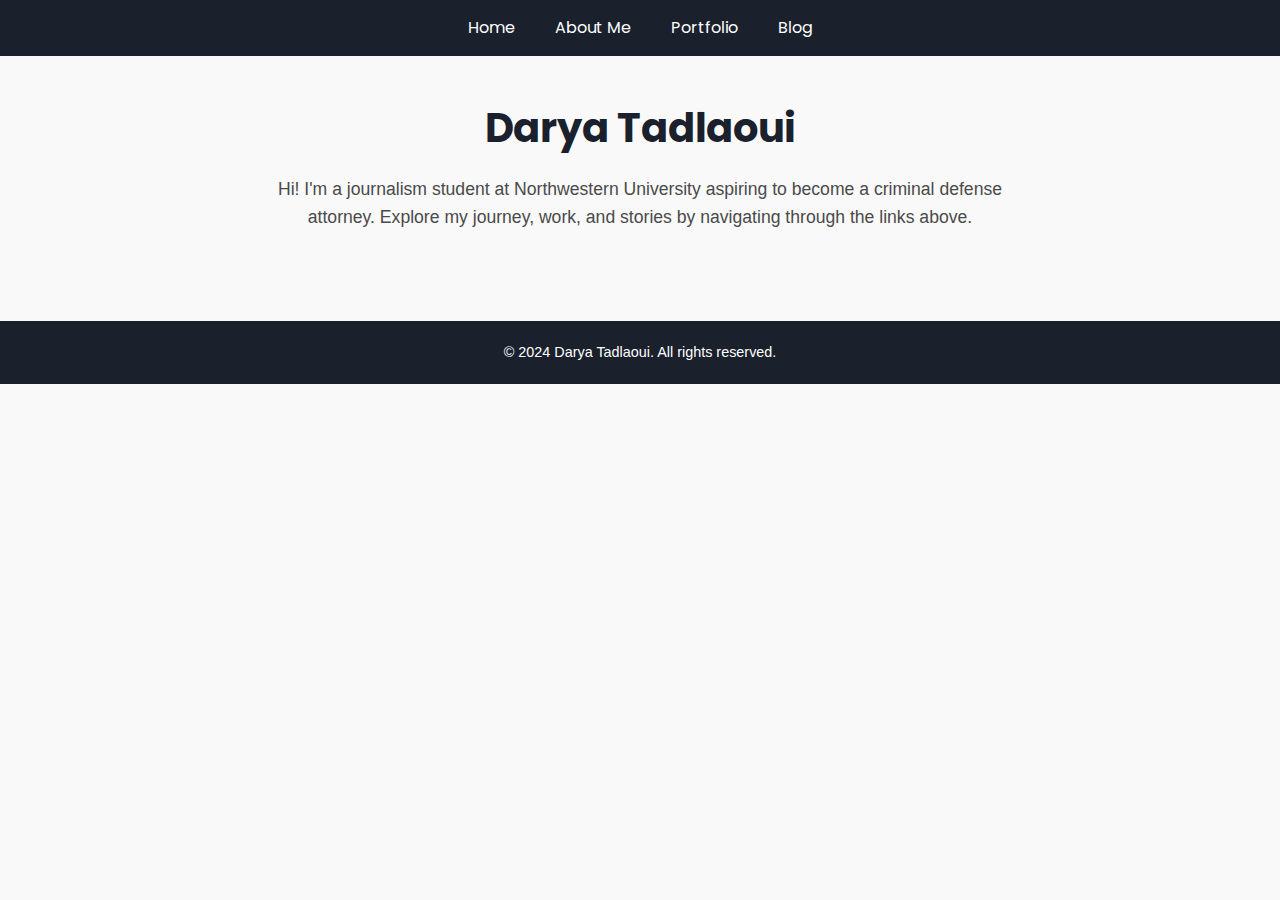
<file: index.html>
<!DOCTYPE html>
<html lang="en">
<head>
  <meta charset="UTF-8"> <!--Optimized metadata-->
  <meta name="viewport" content="width=device-width, initial-scale=1.0">
  <title>Personal Portolio - Darya Tadlaoui</title>
  <link href="https://fonts.googleapis.com/css2?family=Lora:wght@400;700&family=Poppins:wght@300;500;700&display=swap" rel="stylesheet"> <!--Use a unique font for website landing page to make name stand out-->
  <link rel="stylesheet" href="style.css">
</head>
<body>
  <!--Navigation Bar-->
  <header>
    <nav> <!--Create a navigation bar at top of page with links to each section-->
      <ul class="nav-menu"> <!--Create element for nav bar to style and keep consistent on all other pages-->
        <li><a href="index.html">Home</a></li> <!--Link to index/home page-->
        <li><a href="about.html">About Me</a></li> <!--Link to about me page-->
        <li><a href="portfolio.html">Portfolio</a></li> <!--Link to portfolio-->
        <li><a href="blog.html">Blog</a></li> <!--Link to blog-->
      </ul>
    </nav>
  </header>

  <!--Welcome Section-->
  <section class="section"> <!--Create a unique section for my bio-->
    <h1>Darya Tadlaoui</h1>
    <p>Hi! I'm a journalism student at Northwestern University aspiring to become a criminal defense attorney. 
      Explore my journey, work, and stories by navigating through the links above.</p>
  </section>

  <!--Footer-->
  <footer> <!--Create a unique footer that watermarks my portfolio that can be used on each individual page-->
    <p>&copy; 2024 Darya Tadlaoui. All rights reserved.</p>
  </footer>
</body>
</html>
</file>
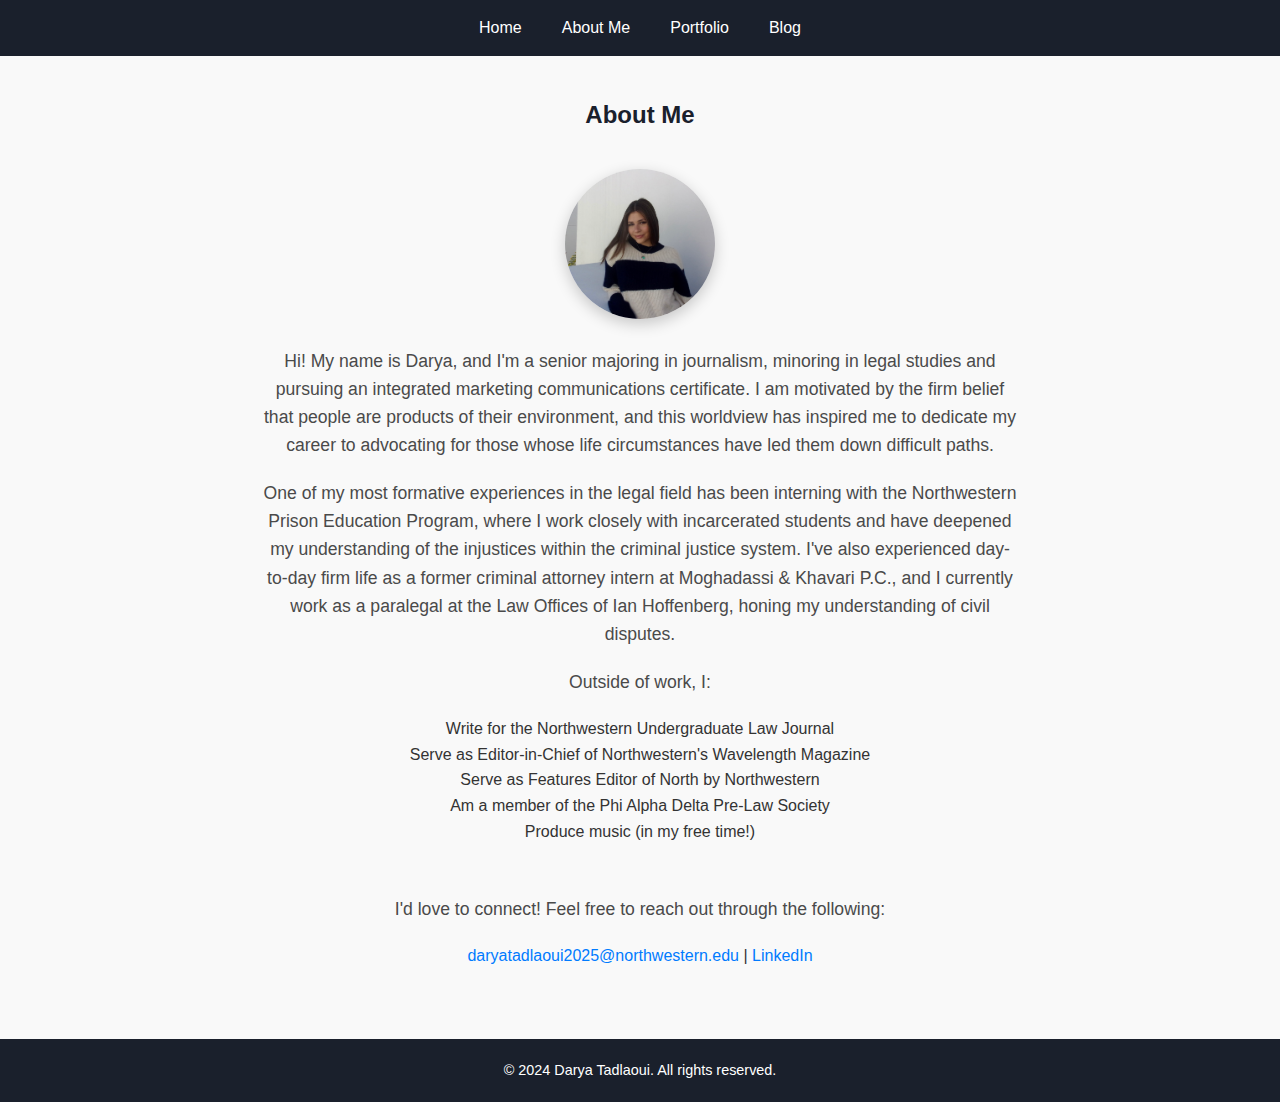
<file: about.html>
<!DOCTYPE html>
<html lang="en">
<head>
  <meta charset="UTF-8"> <!--Optimized metadata-->
  <meta name="viewport" content="width=device-width, initial-scale=1.0">
  <title>About Me</title>
  <link rel="stylesheet" href="style.css">
</head>
<body>
  <!--Navigation Bar-->
  <header>
    <nav>
      <ul class="nav-menu"> <!--Keep nav bar from index at top of page-->
        <li><a href="index.html">Home</a></li>
        <li><a href="about.html">About Me</a></li>
        <li><a href="portfolio.html">Portfolio</a></li>
        <li><a href="blog.html">Blog</a></li>
      </ul>
    </nav>
  </header>

<!--About Me Section -->
<section id="about me" class="section">
    <h2>About Me</h2>
    <img src="images/Tadlaoui_Headshot_1.jpg" alt="Headshot"
        style="width: 150px; height: 150px; object-fit: cover; object-position: center; border-radius: 50%; overflow: hidden;"> <!--Use inline styling to make this image small and round, like a profile picture-->
    <p> Hi! My name is Darya, and I'm a senior majoring in journalism, minoring in legal studies and pursuing an integrated marketing communications certificate. I am motivated by the firm belief that 
        people are products of their environment, and this worldview has inspired me to dedicate my career to advocating for those whose life circumstances have led them down difficult paths. </p>
    <p> One of my most formative experiences in the legal field has been interning with the Northwestern Prison Education Program, where I work closely with incarcerated students and have deepened my understanding
        of the injustices within the criminal justice system. I've also experienced day-to-day firm life as a former criminal attorney intern at Moghadassi & Khavari P.C., and I currently work as a paralegal at the
       Law Offices of Ian Hoffenberg, honing my understanding of civil disputes. </p>
    <p> Outside of work, I:</p>
    <ul style="list-style: none"> <!--Create an undefined list without bullet points-->
      <li>Write for the Northwestern Undergraduate Law Journal</li>
      <li>Serve as Editor-in-Chief of Northwestern's Wavelength Magazine</li>
      <li>Serve as Features Editor of North by Northwestern</li>
      <li>Am a member of the Phi Alpha Delta Pre-Law Society</li>
      <li>Produce music (in my free time!)</li>
    </ul>
    <br><br> <!--Create a line break for easy visual access to contact info-->
    <p>I'd love to connect! Feel free to reach out through the following:</p> <!--Hyperlink contact info-->
      <a href="mailto:daryatadlaoui2025@u.northwestern.edu">daryatadlaoui2025@northwestern.edu</a>
      |
      <a href="https://www.linkedin.com/in/daryatadlaoui/" target="_blank">LinkedIn</a>
  </section>

  <!--Footer-->
  <footer>
    <p>&copy; 2024 Darya Tadlaoui. All rights reserved.</p>
  </footer>
</body>
</html>
</file>
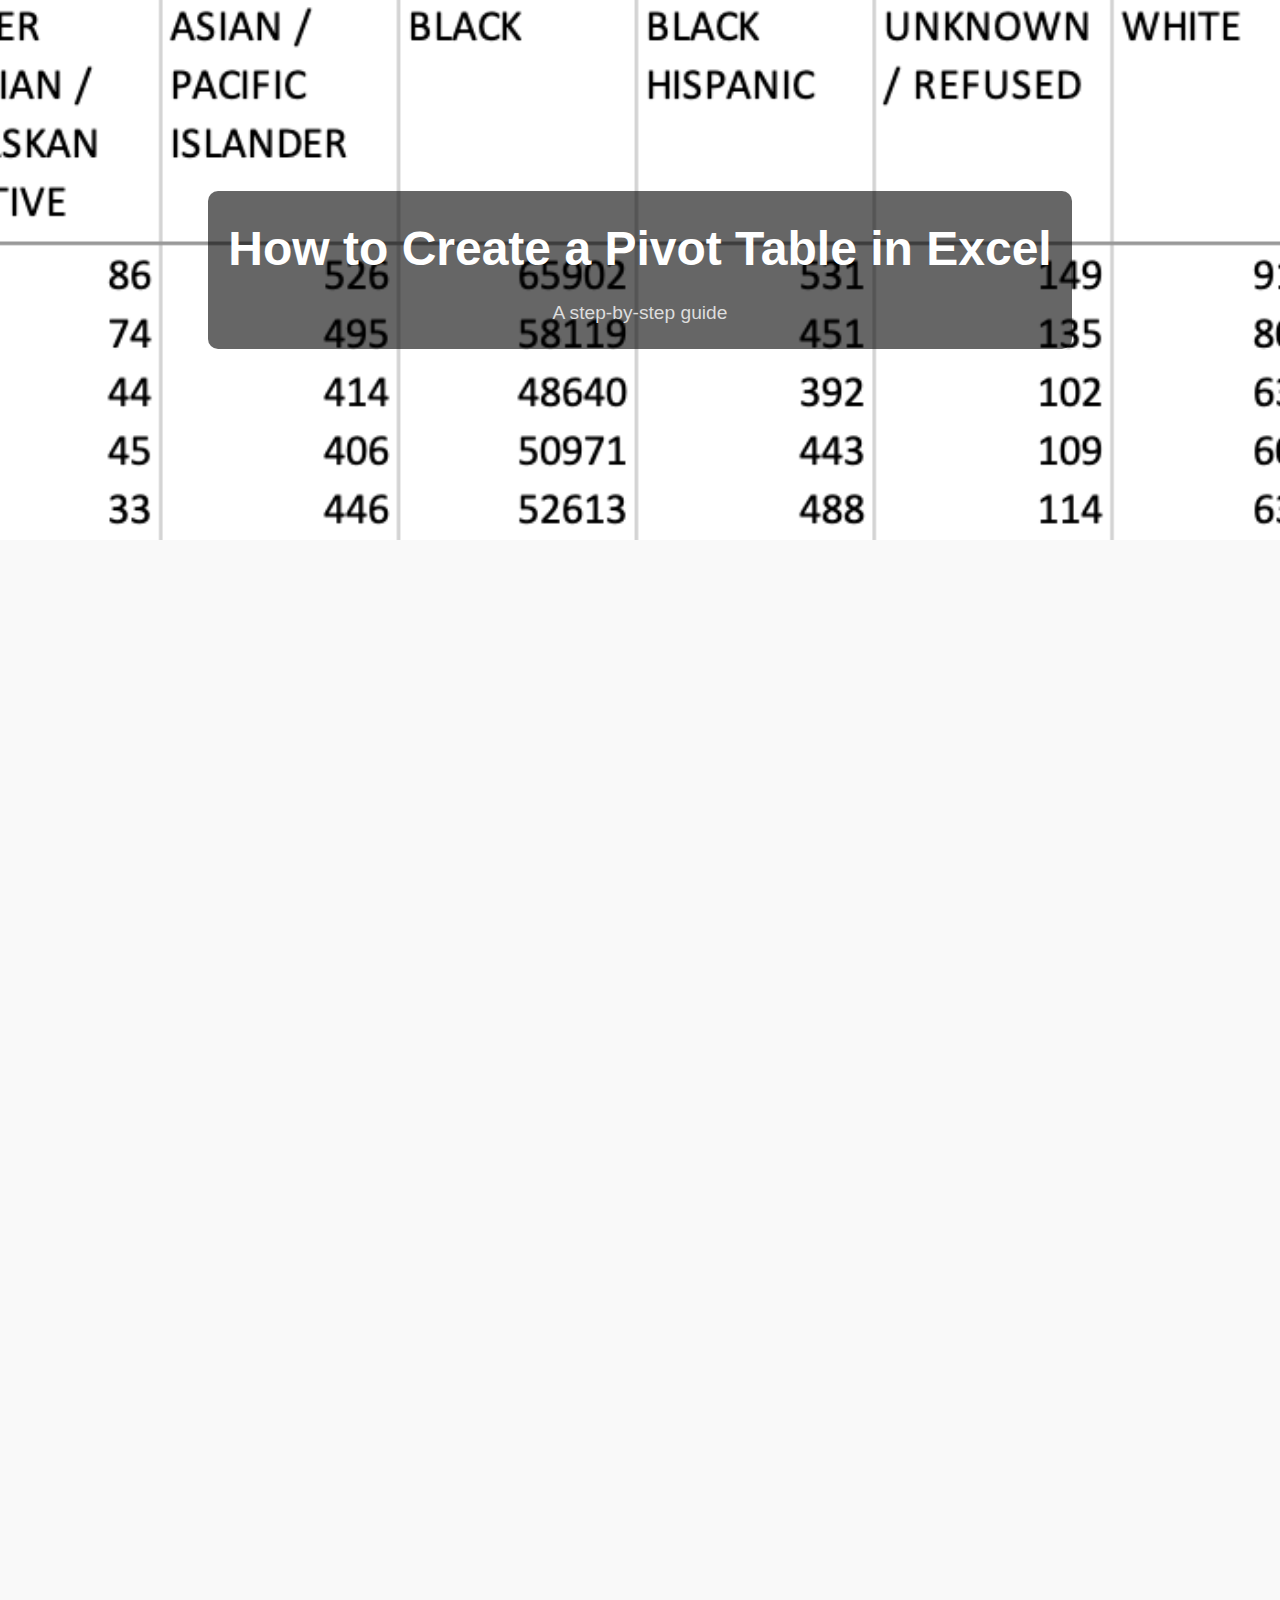
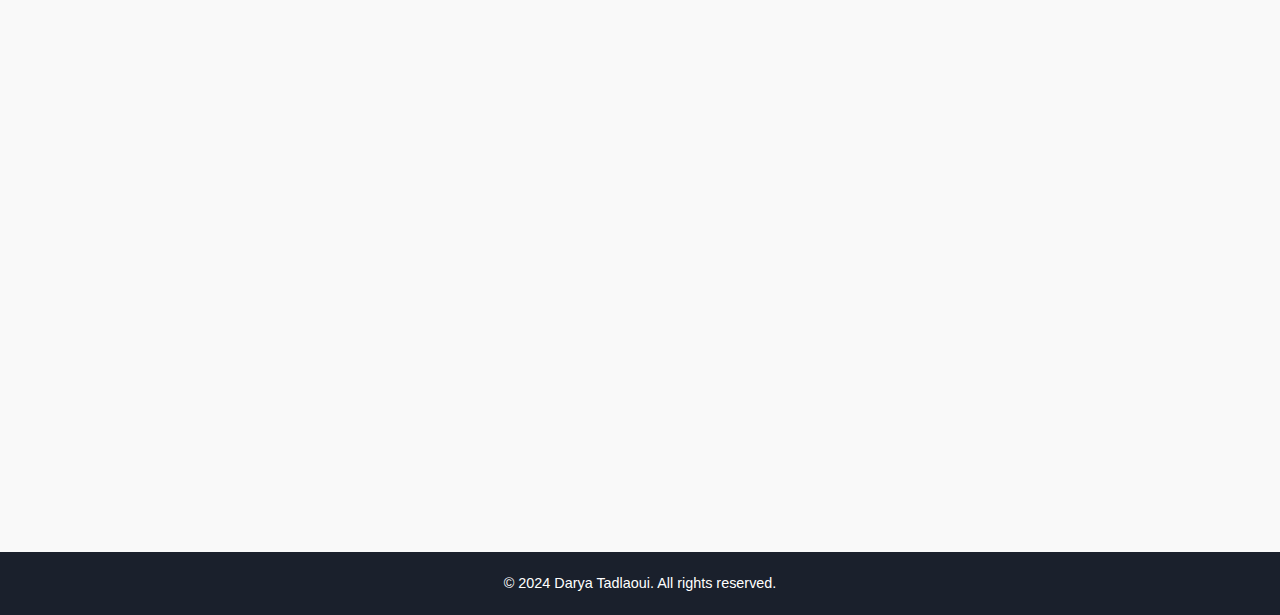
<file: blog-post-1.html>
<!DOCTYPE html>
<html lang="en">
<head>
  <meta charset="UTF-8"> <!--Optimized metadata-->
  <meta name="viewport" content="width=device-width, initial-scale=1.0">
  <title>How to Create a Pivot Table in Excel</title>
  <link rel="stylesheet" href="style.css">
</head>
<!--No nav bar here as I want this page to be accessible only through the blog landing page-->
<body>
  <!-- Header Section with Background Image -->
  <header class="blog-header" style="background-image: url('images/full-image-1.png');"> <!--Create unique class to style background image, link same image as the one on blog landing page-->
    <div class="header-content">
      <h1 class="blog-title">How to Create a Pivot Table in Excel</h1>
      <p class="blog-subtitle">A step-by-step guide</p>
    </div>
  </header>

  <!--Main Blog Content-->
  <main class="blog-content">
    <section class="scroll-section"> <!--Create unique class to use CSS and Javascript for scroll-telly effect-->
      <!--Introduction-->
      <h2>Introduction</h2>
      <p>
       Creating data visualizations often requires the use of pivot tables to aggregate data. Without them, there is far too much data to import to platforms like Flourish -- 
       and there is no real narrative to tell. Pivot tables allow us to take sums, averages, and the like to create meaningful visualizations like bar and line graphs.
       Read on to learn how to create a pivot table using Excel.
      </p>
    </section>
    <!--Step 1-->
    <section class="scroll-section"> <!--Separate by sections to create a nice break between steps-->
      <h2>Step 1: Find & Export Data</h2> <!--Make step title more distinct from explanation-->
      <p>
        Use any open-source database to find data to use in your visualization. I used the Chicago Data Portal as it had the annual arrest data I was looking for. 
        Export your data as a CSV so that it's easily importable into Excel. 
      </p>
    </section>
    <!--Step 2-->
    <section class="scroll-section">
      <h2>Step 2: Clean, Filter & Aggregate Data</h2>
      <p>
        Open your data in Excel. Now you need to narrow down exactly what you want to represent in your pivot table. It's helpful to get rid of any data that is irrelevant to your table. For my visualization, I wanted to eventually create a line graph
        that would represent the annual arrests for different races over time, so I deleted most other columns related to charge type, gender and the like. I already had a column with offenders' race, but I needed to extract the year of each arrest
        out of the 'Arrest Date' column. To do that, I created a new column named 'Year' and used the simple 'YEAR()' formula, copying it down for each row in the column. I also moved
        the 'Year' and 'Race' columns next to each other for easy access.
      </p>
    </section>
    <!--Step 3-->
    <section class="scroll-section">
      <h2>Step 3: Create Pivot Table</h2>
      <p>
        Highlight the columns you want to include in your table -- in my case, 'Year' and 'Race.' Go to the 'Insert' tab and select 'PivotChart.'
        In the popup that comes up, make sure to select 'New Worksheet' so the table is easily accessible.
      </p>
    </section>
    <!--Step 4-->
    <section class="scroll-section">
      <h2>Step 4: Populate Pivot Table</h2>
      <p>
        You should now see a blank worksheet with a sidebar that contains the field names, filters, legend, axis and values. Drag whichever segment you want to be your rows into the 'Axis' box
        and whichever segment you want to act as your columns into the 'Legend' box. Next, drag the data you wish to represent into the 'Values' box -- this is whatever you've chosen to take the sum
        or average of. In my case, I wanted to know the total arrests made per race each year, so I dragged 'Race' into the values box, clicked the 'i' beside it to open the information box and 
        chose 'Count.'
      </p>
    </section>
    <!--Step 5-->
    <section class="scroll-section">
    <h2>Step 5: Import if Creating Visualization</h2>
    <p>
      Now that your table has been created, you can import it to a platform like Flourish to create a data visualization. Simply save the file as a CSV and import it into the platform of your choice.
      Because Excel does not let you edit the table directly, you can use this platform to clean it up and get rid of any unnecessary columns and/or values -- in my case,
      I got rid of the 'Blank,' 'Unknown' and 'Grand Total' rows and columns as I did not need to represent these visually. And there you have it -- you have successfully created a pivot table out of a spreadsheet!
    </p>
  </section>
  </main>
  <!--Footer-->
  <footer>
    <p>&copy; 2024 Darya Tadlaoui. All rights reserved.</p>
  </footer>
  <!--Javascript--> 
    <!--Link to Javascript to add hidden scroll-telly style to page-->
  <script src="script.js"></script>
</body>
</html>
</file>
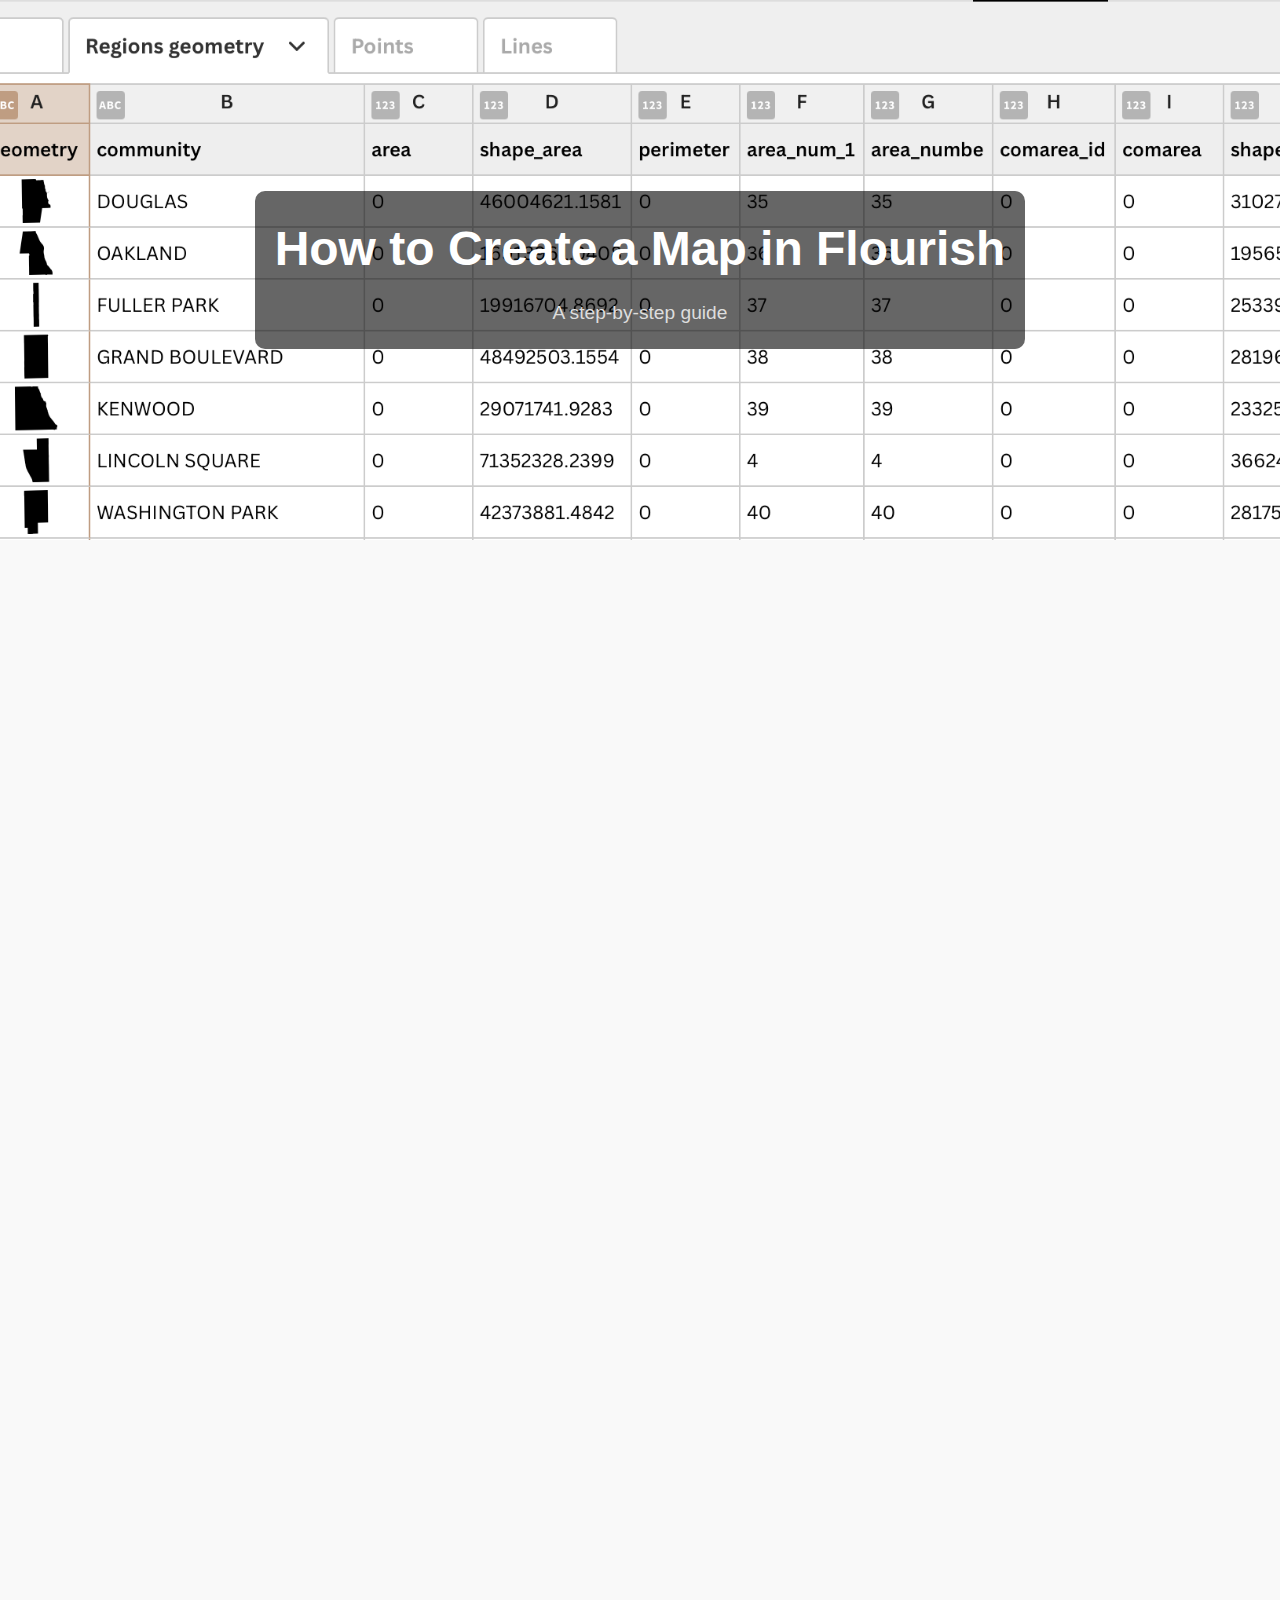
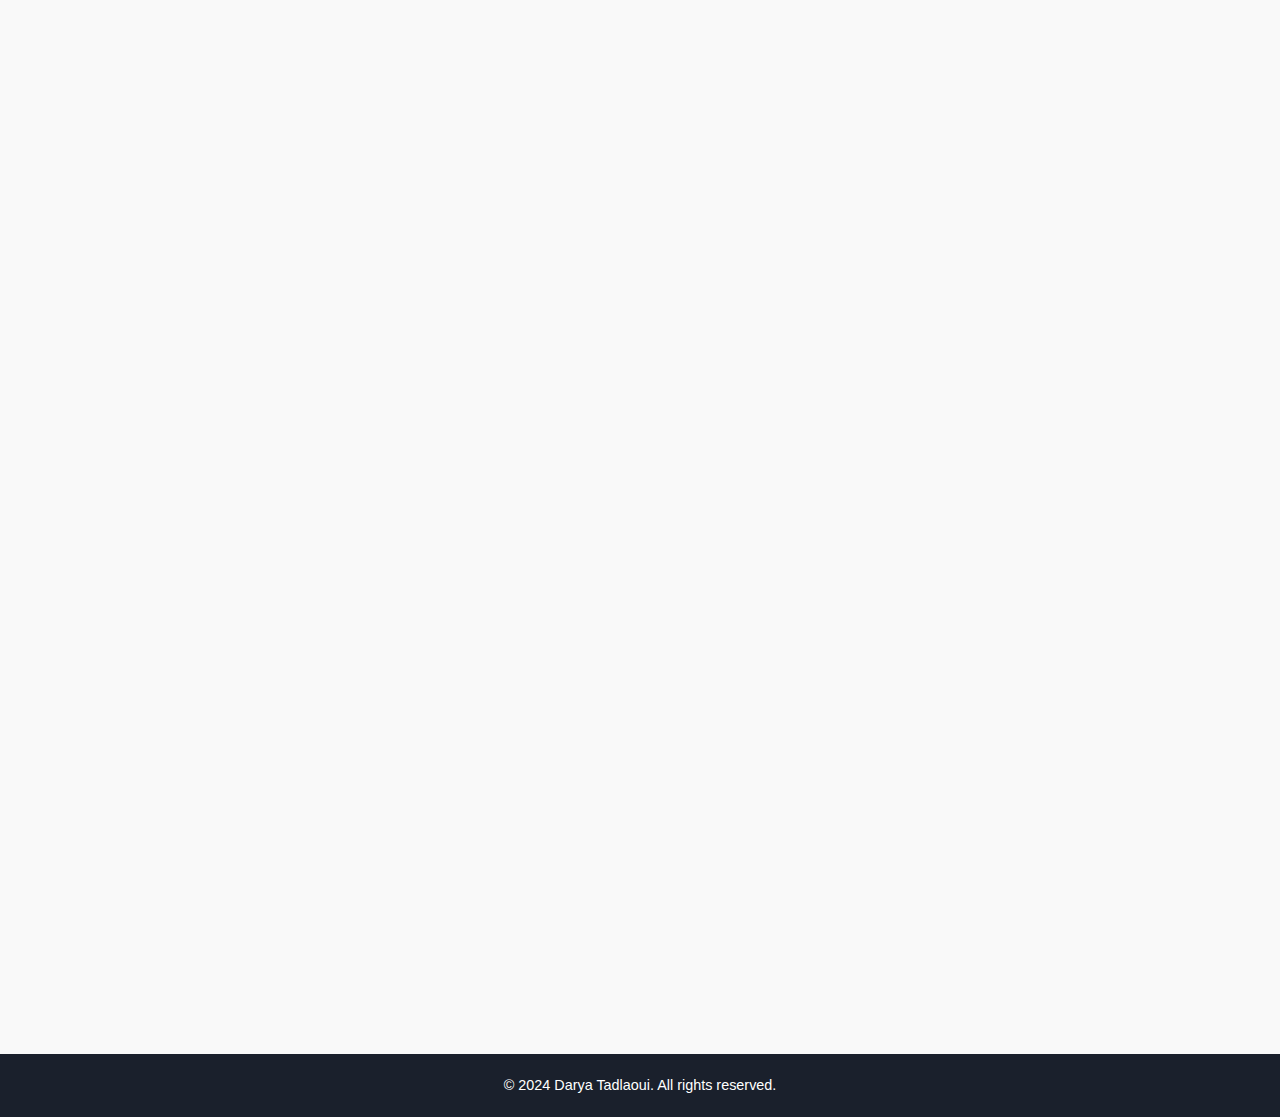
<file: blog-post-2.html>
<!DOCTYPE html>
<html lang="en">
<head>
  <meta charset="UTF-8"> <!--Optimized metadata-->
  <meta name="viewport" content="width=device-width, initial-scale=1.0">
  <title>How to Create a Map in Flourish</title>
  <link rel="stylesheet" href="style.css">
</head>
<!--No nav bar here as I want this page to be accessible only through the blog landing page-->
<body>
  <!--Header Section with Background Image-->
  <header class="blog-header" style="background-image: url('images/full-image-2.png');"> <!--Create unique class to style background image, link same image as the one on blog landing page-->
    <div class="header-content">
      <h1 class="blog-title">How to Create a Map in Flourish</h1>
      <p class="blog-subtitle">A step-by-step guide</p>
    </div>
  </header>

  <!--Main Blog Content-->
  <main class="blog-content">
    <section class="scroll-section"> <!--Create unique class to use CSS and Javascript for scroll-telly effect-->
      <h2>Introduction</h2>
      <p>
        Creating a map as a data visualization can be somewhat complicated -- it often requires the use of two spreadsheets and the filtering of data. 
        Read on for an easy-to-follow guide to creating a map using Flourish from start to finish.
      </p>
    </section>
    <!--Step 1-->
    <section class="scroll-section"> <!--Separate by sections to create a nice break between steps-->
      <h2>Step 1: Download & Export Region Data</h2> <!--Make step title more distinct from explanation-->
      <p>
        On Flourish, you need a dataset that contains regions data as well as one that contains points data. Often, datasets do not contain both, so you will need to import two different ones.
        Use open-source portals like the Chicago Data Portal to find data with polygons -- these will flesh out the background of your map so that your points are not floating in space.
        For my map, I used Chicago Data Portal's 'Ward Boundary Map,' linked in my portfolio, because it contains simple region data using polygons. Download this file as a GeoJSON so you can import 
        it to Flourish later.
      </p>
    </section>
    <!--Step 2-->
    <section class="scroll-section">
      <h2>Step 2: Download & Export Point Data</h2>
      <p>
        To create points on your map, you'll need to find a dataset with latitude & longitude points. I chose a dataset containing crimes in Chicago in the past year with exact 
        coordinates of where the crimes had occurred. Export this data as a CSV.
      </p>
    </section>
    <!--Step 3-->
    <section class="scroll-section">
      <h2>Step 3: Filter Point Data (Optional)</h2>
      <p>
        Oftentimes, these datasets contain too much information for Flourish to take in at once. When creating my map, I found it helpful to focus on one aspect of the crime data --
        specifically homicides. I opened the dataset in Excel and filtered the 'Primary Description' to only include homicides (to do this, select the column, go to 'Data,' then 'Filter'
        and only select the type you're looking for). Then, I copied the filtered data into a new spreadsheet and cleaned up the columns to include only the location type, lat/long points
        and full coordinates. Export the data as a CSV.
      </p>
    </section>
    <!--Step 4-->
    <section class="scroll-section">
      <h2>Step 4: Import Data into Flourish</h2>
      <p>
        Once you have both datasets, open Flourish and select 'Create New Visualization,' then 'Blank Projection Map.' In both the 'Regions' and 'Regions Geometry' sections, import the boundary dataset.
        In the 'Points' section, upload your point dataset with lat/long values.
      </p>
    </section>
    <!--Step 5-->
    <section class="scroll-section">
      <h2>Step 5: Match Up Map Data</h2>
      <p>
        Now you need to match up the table values to the map requirements. In the 'Regions Geometry,' choose the column with your polygons (likely column A) for 'Geometry' as well as 'IDs to Match.'
        In 'Regions,' choose the same polygon column (again, likely column A) for 'ID.' This should successfully transmute the polygons onto the map. In 'Name,' choose whatever information you want to pop up when users scroll across your boundaries
        -- I chose column B, community names. Next, you want to map out your points. In 'Points,' match up the 'Latitude' and 'Longitude' fields to the corresponding columns in your table. You could stop here, but I wanted to additionally provide information
        about where each homicide took place, so I chose to make the location description the name of each point so that users would see this information if they hovered over any given point.
      </p>
    </section>
    <!--Step 6-->
    <section class="scroll-section">
      <h2>Step 6: Label & Spruce Up Map</h2>
      <p>
        At this point, your map containing boundaries and points should appear in the preview. To make it more engaging, play around with colors, fonts and sizes. In the points layer, I made the radius of each point a bit wider and changed the color to red 
        so they were easier to identify. Layout allows you to change the primary font of the map -- I liked the look of Roboto Condensed. Add a simple header and subhead as well as a bit of text describing the map and any trends that jump out to you,
        and make sure to add an attribution in the footer -- Flourish allows you to add a hyperlink to the data portal. 
      </p>
    </section>
    <!--Step 7-->
    <section class="scroll-section">
      <h2>Step 7: Export & Publish</h2>
      <p>
        Once you're satisfied with your map, simply click the top-right-hand button 'Export & Publish' to create a webpage displaying your work. This also creates a shareable link.
        And you're done!
      </p>
    </section>

  </main>
  <!--Footer-->
  <footer>
    <p>&copy; 2024 Darya Tadlaoui. All rights reserved.</p>
  </footer>
  <!--Javascript-->
    <!--Link to Javascript to add hidden scroll-telly style to page-->
  <script src="script.js"></script>
</body>
</html>
</file>
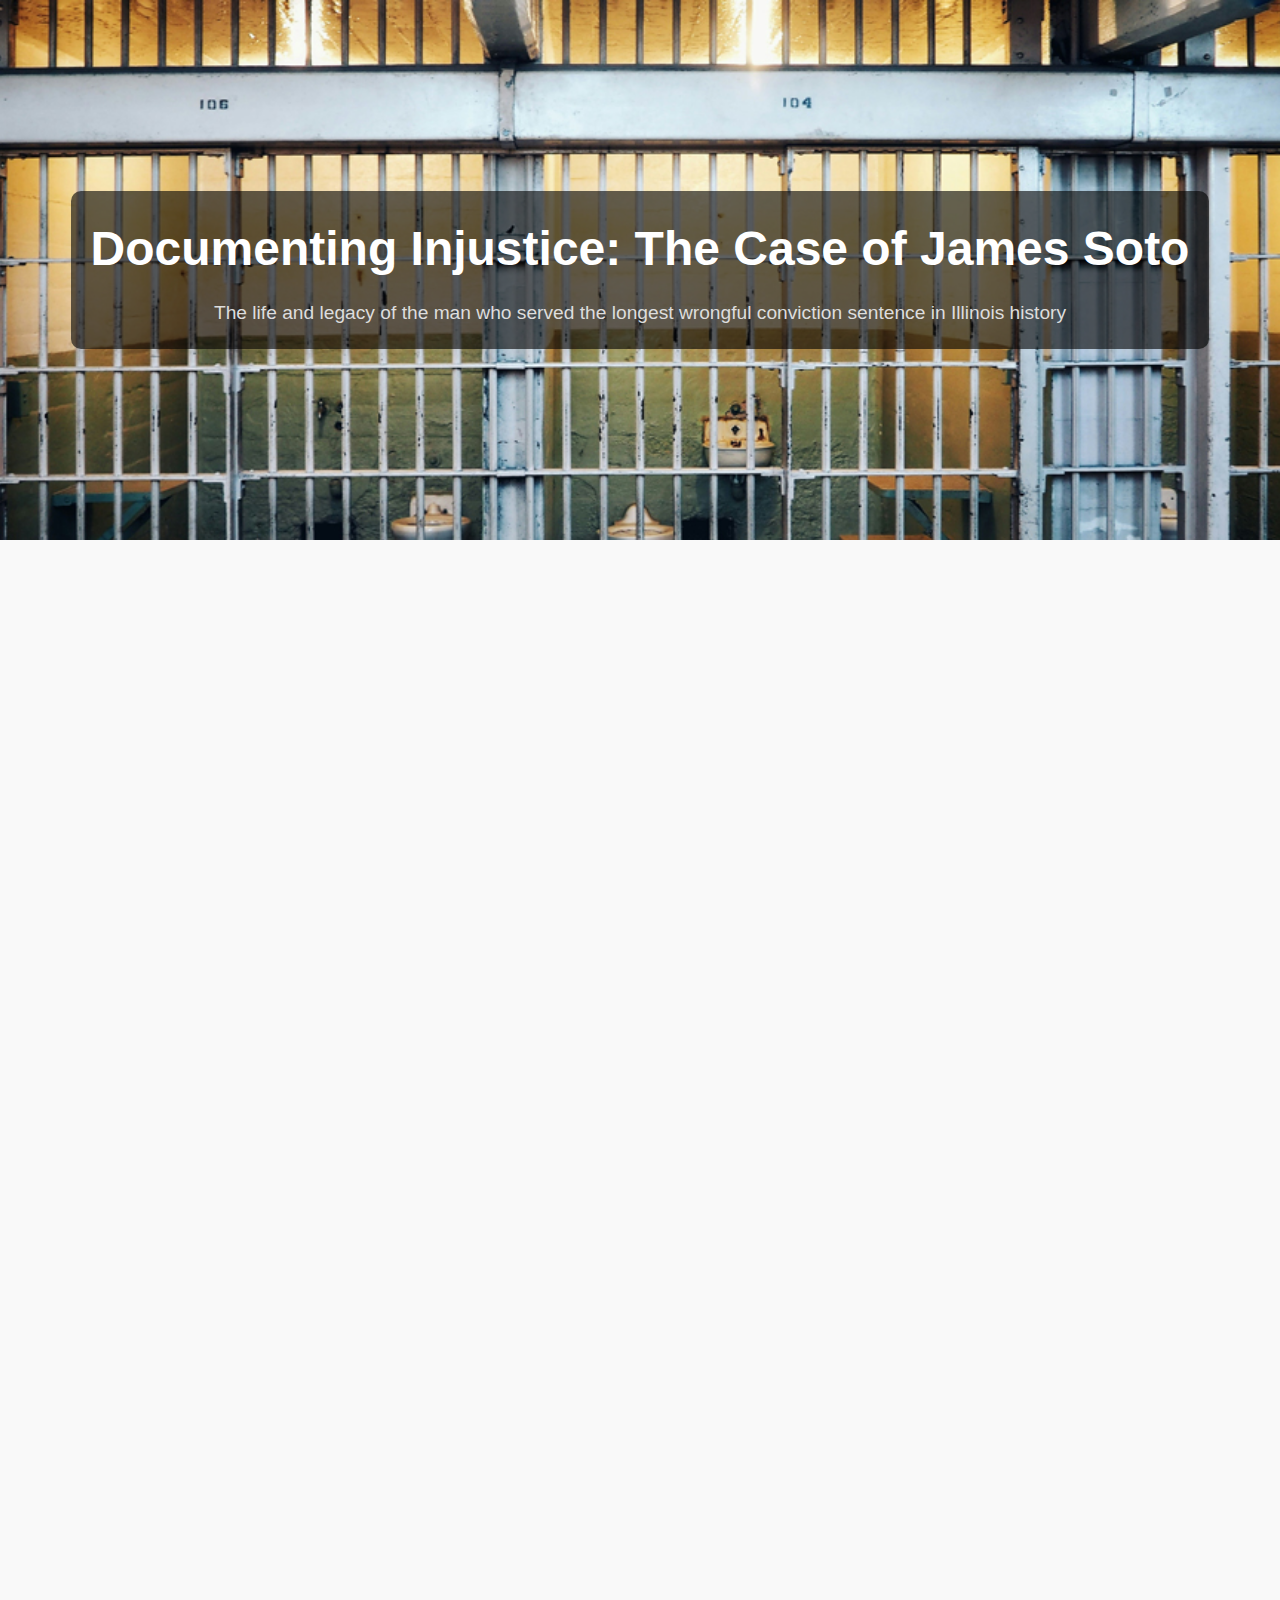
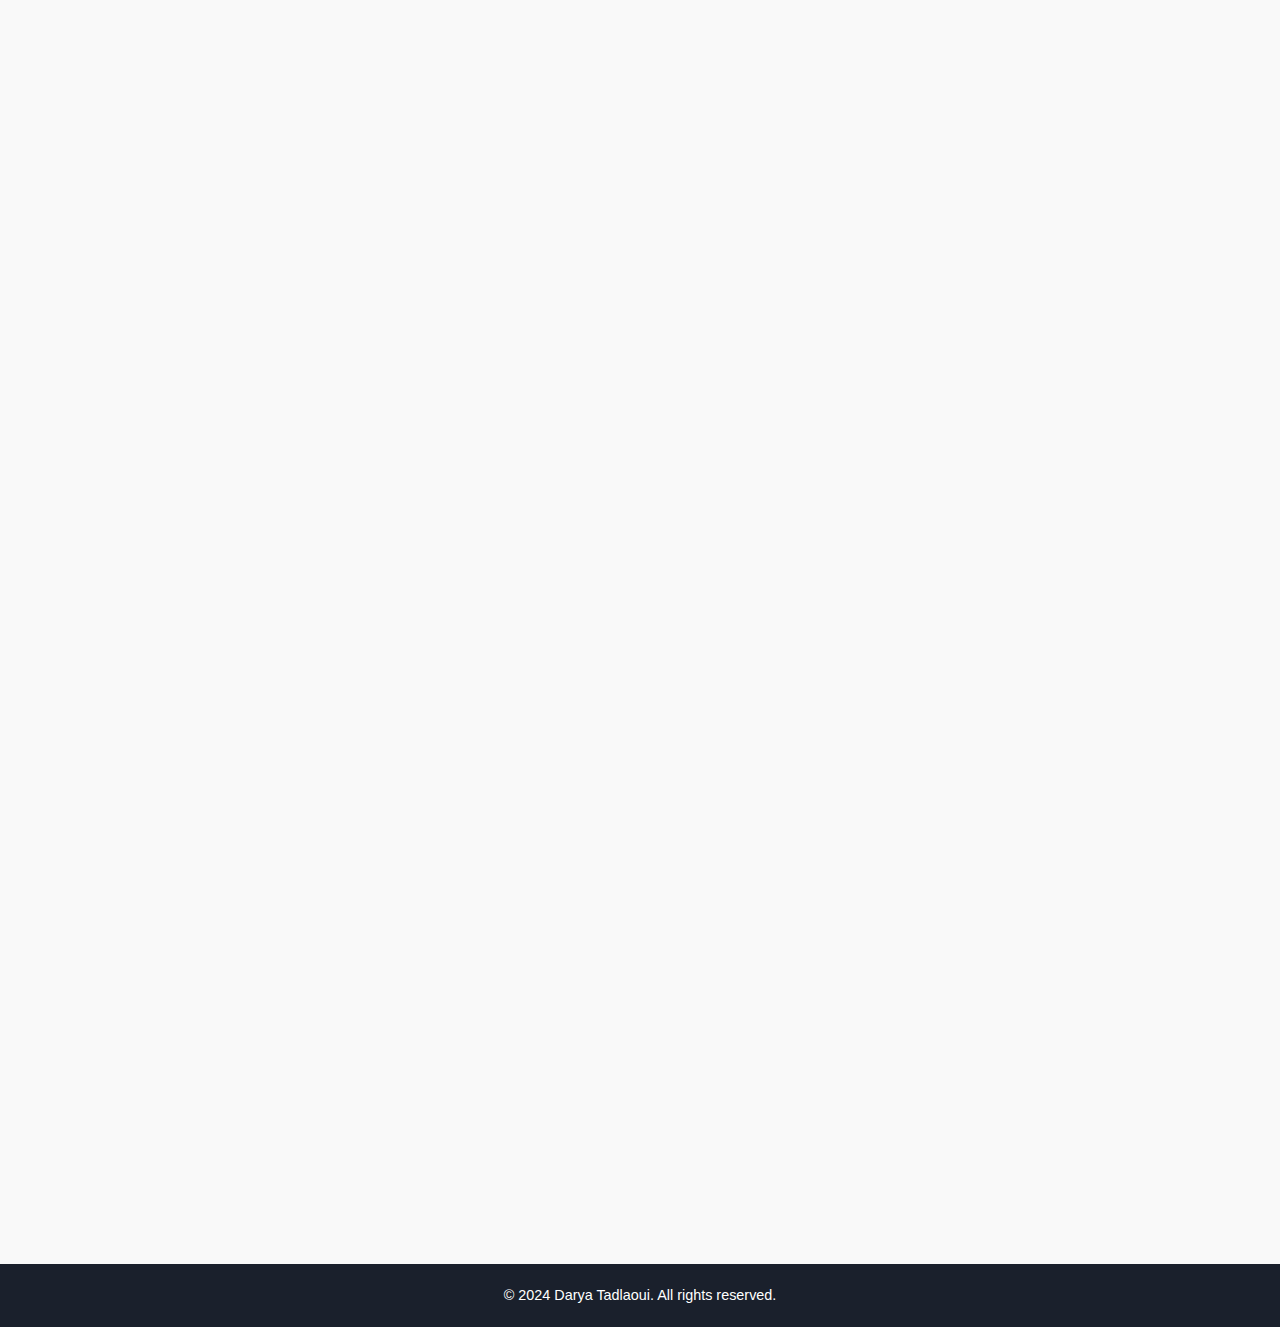
<file: blog-post-3.html>
<!DOCTYPE html>
<html lang="en">
<head>
  <meta charset="UTF-8"> <!--Optimized metadata-->
  <meta name="viewport" content="width=device-width, initial-scale=1.0">
  <title>Documenting Injustice: The Case of James Soto</title>
  <link rel="stylesheet" href="style.css">
</head>
<!--No nav bar here as I want this page to be accessible only through the blog landing page-->
<body>
  <!-- Header Section with Background Image -->
  <header class="blog-header" style="background-image: url('images/full-image-3.jpg');"> <!--Create unique class to style background image, link same image as the one on blog landing page-->
    <div class="header-content">
      <h1 class="blog-title">Documenting Injustice: The Case of James Soto</h1>
      <p class="blog-subtitle">The life and legacy of the man who served the longest wrongful conviction sentence in Illinois history</p>
    </div>
  </header>

  <!--Main Blog Content-->
  <main class="blog-content">
    <section class="scroll-section"> <!--Create unique class to use CSS and Javascript for scroll-telly effect-->
        <p><i> Open Source Photo Courtesy of Umanoide via Unsplash</i></p> <!--Use inline italic styling to add photo attribution at top of page-->
        <!--No introduction here; just getting straight into article-->
    <!--Section 1: Lede & Set-Up-->
      <p>All James Soto wanted after spending 42 years in prison was a briefcase.</p> <!--Separating paragraphs for ease of reading-->
      <p>So Jennifer Lackey, director of the Northwestern Prison Education Program (NPEP), bought him just that -- black, with a worn leather look -- and it gathered dust in her basement as Soto waited for his court date.</p>
      <p>On Dec. 14, 2023, just outside of Stateville Correctional Center in Crest Hill, Ill., Lackey presented Soto with the gift.</p>
      <p>“It was surreal,” Lackey said. “Here he is, in plainclothes, looking awesome, frankly, right on the other side of the wall.”</p>
      <p>Three months later, 62-year-old Soto is adjusting to a world that has aged with him. One thing is on his mind: taking the LSAT exam on April 12.</p>
      <p>Soto is determined to represent people like him -- people who, he believes, just need someone to take a second look at their case.</p>
      <p>“I know that by the time I get my degree, I'll be well past 65,” he said. “I may not do a lot of cases, but the ones I do, my intent is to come full force and give that person their freedom back,” he said.</p>
    </section>
    <!--Section 2: Background Info about Life, Entering Stateville & Starting Law Career-->
    <section class="scroll-section">
      <h2>“I knew that at some point, justice would prevail. Little did I know it was going to take over four decades.”</h2> <!--Use stand-out quotes to act as headers for each section and break up info-->
      <p> Soto grew up on Chicago's southwest side, his childhood marked by running through Cottage Grove's fields and serving as an altar boy at Our Lady of Hungary church.</p>
      <p>Things changed after the death of his cousin in 1979. Soto dropped out of high school and was working at United Parcel Service when he decided to join a gang.</p>
      <p>“I'm not proud of the decision,” he said. “It was probably, in a sense, revenge; I lost him to gang and gun violence. But I was never this hardcore member who hung out on a corner around the block.”</p>
      <p>In 1981, Soto and his cousin, David Ayala, were wrongfully accused of the murders of a 16-year-old girl and a former Marine in Piotrowski Park. The Chicago Police Department  arrested individuals affiliated with the Two-Six gang and used coercion tactics to elicit false confessions that led to the pair's eventual convictions in 1982.</p>
      <p>“When I heard those words, 'natural life without parole, I didn't think of it as a lifetime,” Soto said. “I knew that I didn't do it, and I knew that at some point, justice would prevail.”</p>
      <p>But entering Stateville Correctional Center, Soto had four decades ahead of him. When his first appeal was denied in 1985, he decided to get a job at Stateville's law library.</p>
      <p>“I knew I did not understand the law. I would get frustrated reading a legal decision from a higher court and not comprehending what the nuances were,” he said. “Light bulbs began to go off when I realized just how wrong this conviction was.”</p>
      <p>For the next 39 years, Soto would apply this legal knowledge not only to his ongoing case but to well past a thousand of his fellow inmates' cases, he said. He became what is known among prisoners as a “jailhouse lawyer” (though he prefers the term “legal advocate”): someone who assists with legal matters from behind bars.</p>
      <p>As he began drafting legal documents -- requests for post-conviction relief, clemency petitions, awards for “good time” credit -- and giving clients input on their cases, Soto struggled to find his footing.</p>
      <p>“I lost quite a number of [cases] because I wasn't prepared at that time to undertake such things,” he said. “But each and every time I gave it my all, and I knew if I kept doing that, eventually I would get those wins.”</p>
      <p>By 1987, his work began to pay off. After filing a petition for post-conviction relief, known as a collateral attack, he won an inmate a new trial.</p>
      <p>“That was one of my first victories, and I was very proud of that,” he said. “I couldn't replicate it right off the top -- the same good fortune I had with my first win -- but I got little wins. I became very well-known for framing arguments in such a way that would garner the attention of the court.</p>
      <p>Word about Soto's advocacy spread throughout the facility.</p>
      <p>“Jimmy helped countless people, and in doing so built an exceptional record of overturned convictions on various constitutional violations,” said Alann Vega, a Stateville inmate. “He was a respected man due to his authenticity, integrity and knowledge.”</p>
      <p>Brandon Perkins, a former Stateville inmate and NPEP student, came to Soto for help filing a petition for a writ of federal habeas corpus. Soto gave him legal jargon to include in the document that would eventually lead to Perkins' release in October 2023.</p>
      <p>“I [got] a template from the law library, a fact sheet of what should be in there, and I swear, what he gave me was almost word-for-word what this template said,” Perkins said.</p>
      <p>All the while that Soto was helping to exonerate inmates, his own exoneration felt increasingly distant. He had filed proceedings at both the state and federal level -- a state-level collateral attack in 1991 and a federal habeas corpus petition in 1996 -- but by 2013, decades of back-and-forth litigation had ultimately resulted in a denial of any relief.</p>
      <p>“It was just not right,” he said. “I never could get the right counsel when I did pay for it, and of course the court-appointed counsel didn't fight as vehemently.”</p>
      <p>But in 2011, he was approached by Sergio Seritella of Northwestern University's Center on Wrongful Convictions who had acquired a dozen affidavits from state witnesses recanting their forced confessions.</p>
      <p>“I knew vaguely or conceptually that these people were mistreated, but to actually hear it in their words was just terrible,” Soto said. “It made me really think about the system overall, how menacing and predatory it can be when it wants to be."</p>
      <p>After hiring new counsel, Soto continued fighting his case, filing a second state-level collateral attack in 2017, reopening the federal habeas corpus petition and filing a clemency petition in 2020. Finally, in 2022, the First District Appellate Court ruled that Soto and Ayala were entitled to an evidentiary hearing.</p>
    </section>
    <!--Section 3: Formative Years with NPEP-->
    <section class="scroll-section">
    <h2>“I am proud to say I am a graduate of Cohort One.”</h2>
      <p>With his case moving in the right direction, Soto decided it was time to pursue his education outside the tinny light of the law library. He applied for Northwestern's Prison Education Program (NPEP) -- a bachelor's degree-granting program for inmates in the Illinois Department of Corrections -- and was accepted into its first cohort of students.</p>
      <p>In the classroom, Soto was a “very positive force,” according to his former professor Mary Pattillo.</p>
      <p>“He has a very calm demeanor; he's energetic but not animated,” she said. “Sometimes we'd have debates where students disagreed with one another and he was always very reasonable in those situations.”</p>
      <p>In his later years with the program, Soto served as a teaching assistant for underclassmen, Perkins said.</p>
      <p>“If you asked him for help, he would help you without a doubt,” Perkins said. “He was one of those people.”</p>
      <p>Soto was part of the inaugural class of NPEP students who graduated inside Stateville's walls on Nov. 15, 2023.</p>
      <p>“I had so wanted to be released and come back in with a nice suit on, but I think that was a bit egotistical,” he said. “Call it divine intervention, but it all worked out for the best.”</p>
      <p>As he walked the stage, Soto received a standing ovation from the nearly 300-person audience of students, faculty, family members and political figures like Evanston Mayor Daniel Biss.</p>
      <p>“Nobody else got that,” recalled NPEP professor Marcia Grabowecky. “There were cheers, sure, but he's the one that brought the house down.”</p>
    </section>
    <!--Section 4: Release-->
    <section class="scroll-section">
        <h2>“It was exhilaration.”</h2>
        <p>Almost exactly a month later, on December 14, Soto faced the crowd of family, friends and reporters outside of Stateville, his arms outstretched in a victory stance.</p>
        <p>Earlier that day, he'd been unexpectedly called into court for the resentencing hearing he had been waiting on for nearly a year. In the end, the judge granted the immediate release of him and his cousin.</p>
        <p>“When I heard those words, I felt a huge burden leaving me,” Soto said. “The weight of the world was suddenly off me. I really took a deep breath that I hadn't taken in a long time.”</p>
        <p>His former classmate Jacob Currey, also recently released from the facility, said the moment he saw Soto just outside the prison grounds was “unreal.”</p>
        <p>“It was a very special occasion; seeing his family there to support him, seeing him in street clothes,” he said. “It made me think, 'this is a great community to be in.'"</p>
    </section>
    <!--Section 5: Looking to the Future-->
    <section class="scroll-section">
        <h2>“It would be a dream come true.”</h2>
        <p>Since his release, Soto's mind has been on one thing: attending law school. He took the LSAT once while incarcerated but has spent the past three months studying to take it again in April.</p>
        <p>“If I were in his shoes, the last thing I would want would be going back to school with all this freedom and time,” said Joy Zhang, an NPEP tutor. “The fact that his commitment to that hasn't wavered even though he has so many new opportunities in the outside world is pretty admirable.”</p>
        <p>Soto is determined to make a difference.</p>
        <p>“I truly want to help others who are in a similar situation as me -- sitting in prison, hopeless,” he said. “I know I could've been out sooner had someone just taken the time to really look at my case.”</p>
        <p>For now, that means spending his days at the NPEP office on Northwestern's Evanston campus, working at the University of Chicago as a Justice Practitioner Fellow and studying in the library of Northwestern's Pritzker Law School.</p>
        <p>Attending Pritzker, he said, would be “a dream come true.” </p>
        <p>“First and foremost I wanted to get out, but having my J.D. was number two,” he said. “I know I had success as a prison advocate and I figured if I could emulate that in the outside world, I could be a successful lawyer.”</p>
        <p>Lackey “can't imagine that not coming true for him.”</p>
        <p>“He has worked so hard and fought for so long,” she said. “I saw him get his associate's degree, I saw him get his bachelor's degree and I just can't wait to watch him walk across the stage for the third time.”</p>
        <p>Pritzker Professor Annie Buth, who leads NPEP's Restorative Justice team, said he has “already accomplished far more than many practicing attorneys.”</p>
        <p>“It's pretty astounding,” she said. “I think there's a lot that law professors as well as practicing lawyers can learn from him.”</p>
        <p>Soto has also joined Professor Grabowecky's team of released students meeting with Illinois lawmakers in hopes of making reentry policies more beneficial.</p>
        <p>“One of the things we're trying to work on legally is making sure that, when people are released, they get the services they're entitled to, and that doesn't always happen,” Grabowecky said.</p>
        <p>Soto emphasized the importance of policy change as he prepares to file a lawsuit against the state for his wrongful conviction.</p>
        <p>“I will be compensated for these years, but there's no amount of money that can get me back my 20s, my 30s, my 40s and my 50s,” he said. “Nothing they could ever do can give that back to me.”</p>
        <p>But he's on his way to making “a big difference,” Perkins said. That faded black briefcase now holds the legal documents Soto examines as a volunteer paralegal.</p>
        <p>“Here comes this guy in his 60s, 42 years in prison, wrongly incarcerated, who comes home and graduates from law school,” Perkins said. “That'd be such a fucking story.”</p>
    </section>
  </main>
  <!--Footer-->
  <footer>
    <p>&copy; 2024 Darya Tadlaoui. All rights reserved.</p>
  </footer>
  <!--Javascript-->
    <!--Link to Javascript to add hidden scroll-telly style to page-->
  <script src="script.js"></script>
</body>
</html>
</file>
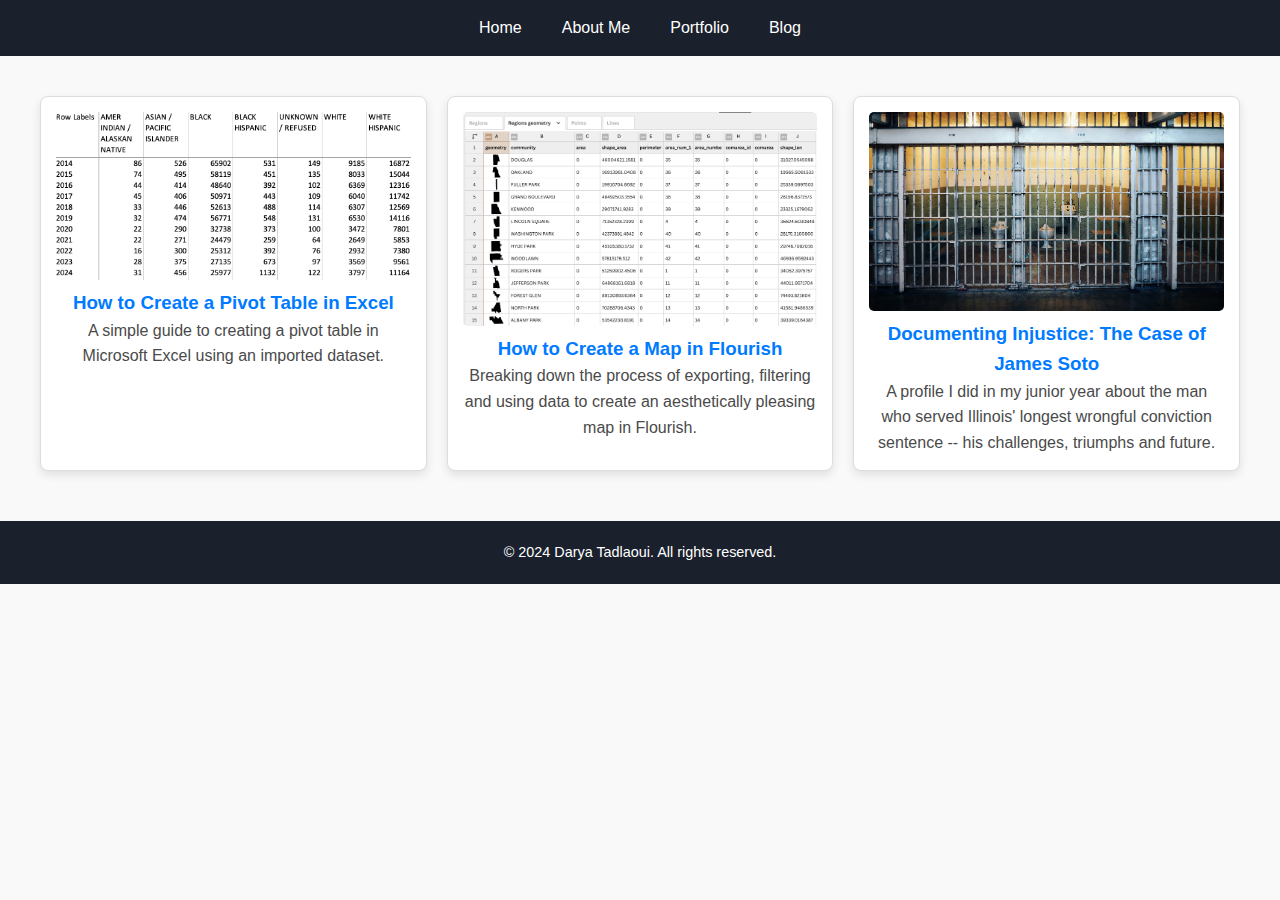
<file: blog.html>
<!DOCTYPE html>
<html lang="en">
<head>
  <meta charset="UTF-8"> <!--Optimized metadata-->
  <meta name="viewport" content="width=device-width, initial-scale=1.0">
  <title>Blog</title>
  <link rel="stylesheet" href="style.css">
</head>
<body>
  <!--Navigation Bar-->
  <header>
    <nav>
      <ul class="nav-menu"> <!--Keep nav bar from index at top of page-->
        <li><a href="index.html">Home</a></li>
        <li><a href="about.html">About Me</a></li>
        <li><a href="portfolio.html">Portfolio</a></li>
        <li><a href="blog.html">Blog</a></li>
      </ul>
    </nav>
  </header>

<!-- Blog Section -->
<div class="blog-container"> <!--Create unique class for individual blog post elements on landing page-->
  <!--Blog Container 1-->
  <div class="blog-post">
    <a href="blog-post-1.html"> <!--Link to blog post 1-->
      <img src="images/full-image-1.png" alt="Preview of Blog 1" class="blog-image">
      <h3>How to Create a Pivot Table in Excel</h3> <!--Smaller, less intense heading-->
      <p>A simple guide to creating a pivot table in Microsoft Excel using an imported dataset.</p> <!--Short description of content-->
    </a>
  </div>
  <!--Blog Container 2-->
  <div class="blog-post">
    <a href="blog-post-2.html"> <!--Link to blog post 2-->
      <img src="images/full-image-2.png" alt="Preview of Blog 2" class="blog-image">
      <h3>How to Create a Map in Flourish</h3>
      <p>Breaking down the process of exporting, filtering and using data to create an aesthetically pleasing map in Flourish.</p>
    </a>
  </div>
  <!--Blog Container 3-->
  <div class="blog-post">
    <a href="blog-post-3.html"> <!--Link to blog post 3-->
      <img src="images/full-image-3.jpg" alt="Preview of Blog 3" class="blog-image">
      <h3>Documenting Injustice: The Case of James Soto</h3>
      <p>A profile I did in my junior year about the man who served Illinois' longest wrongful conviction sentence -- his challenges, triumphs and future.</p>
    </a>
  </div>
</div>
<!--Footer-->
  <footer>
    <p>&copy; 2024 Darya Tadlaoui. All rights reserved.</p>
  </footer>
</body>
</html>
</file>
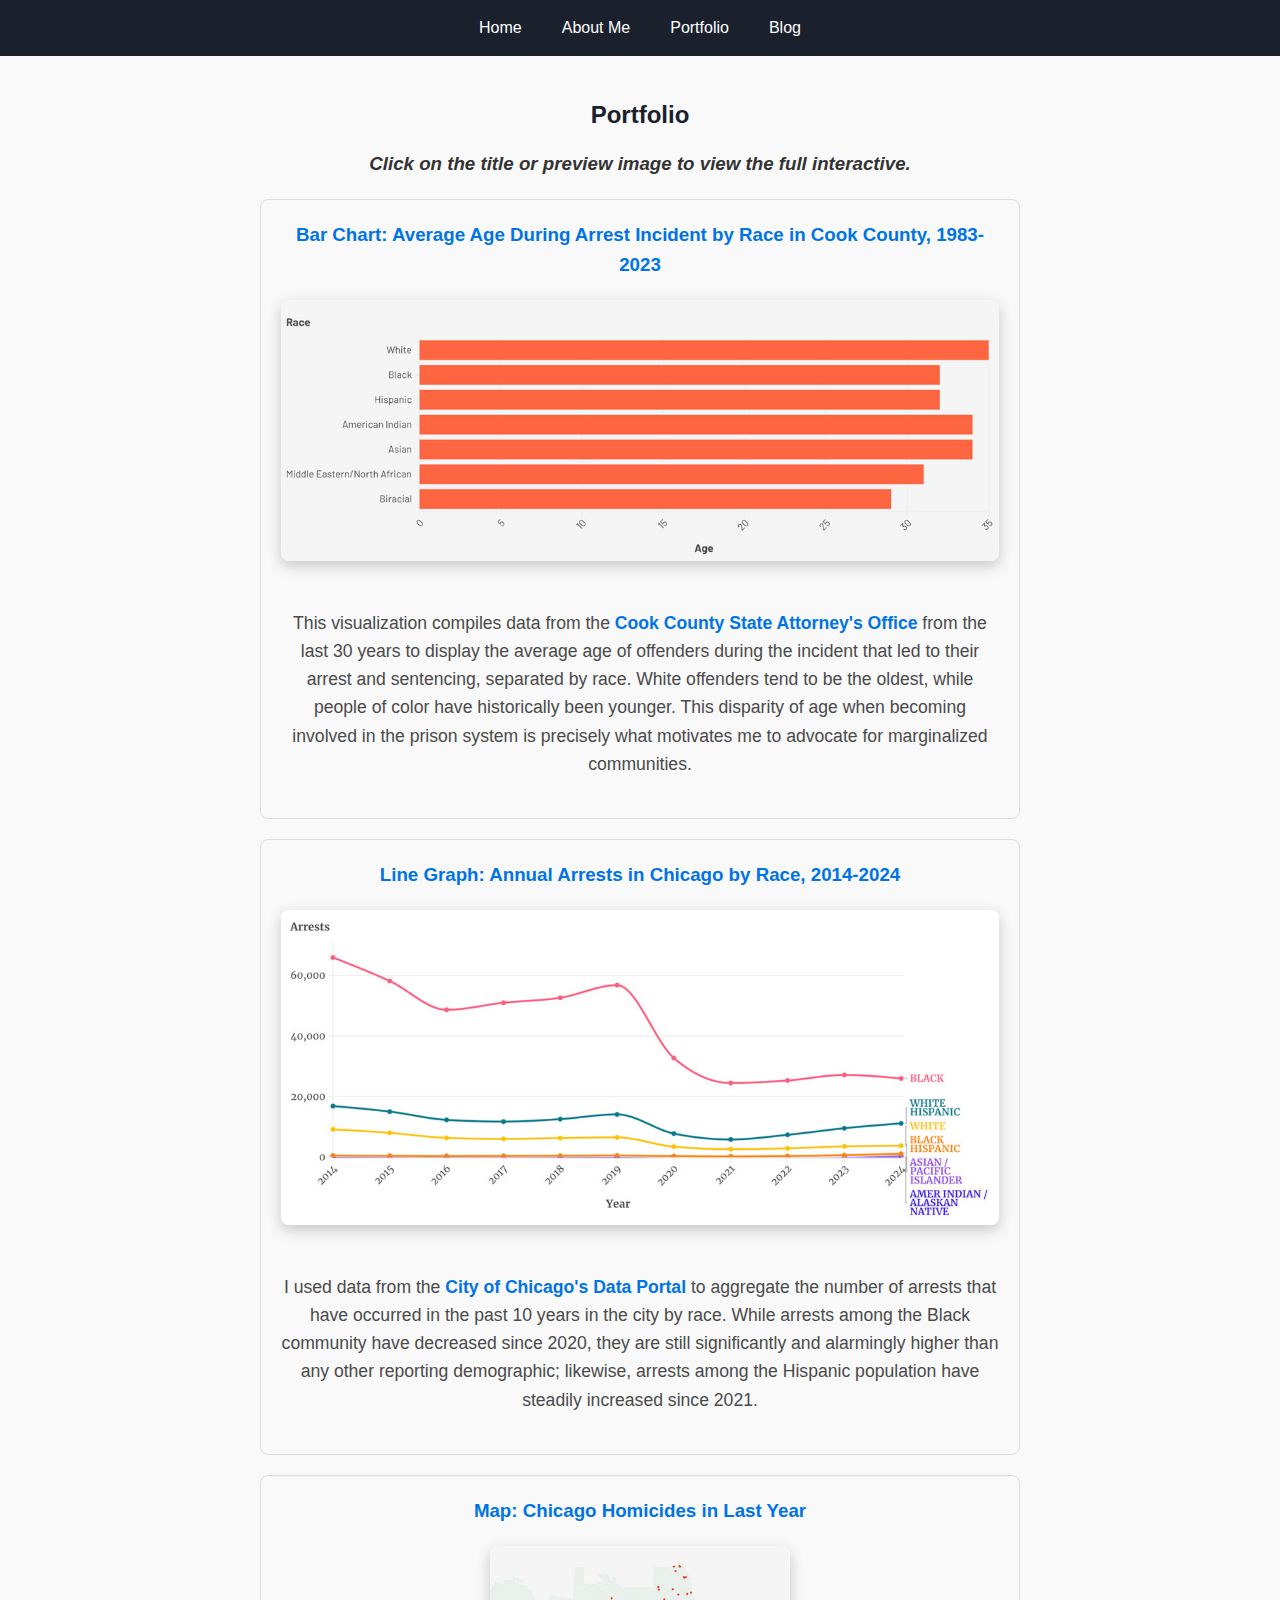
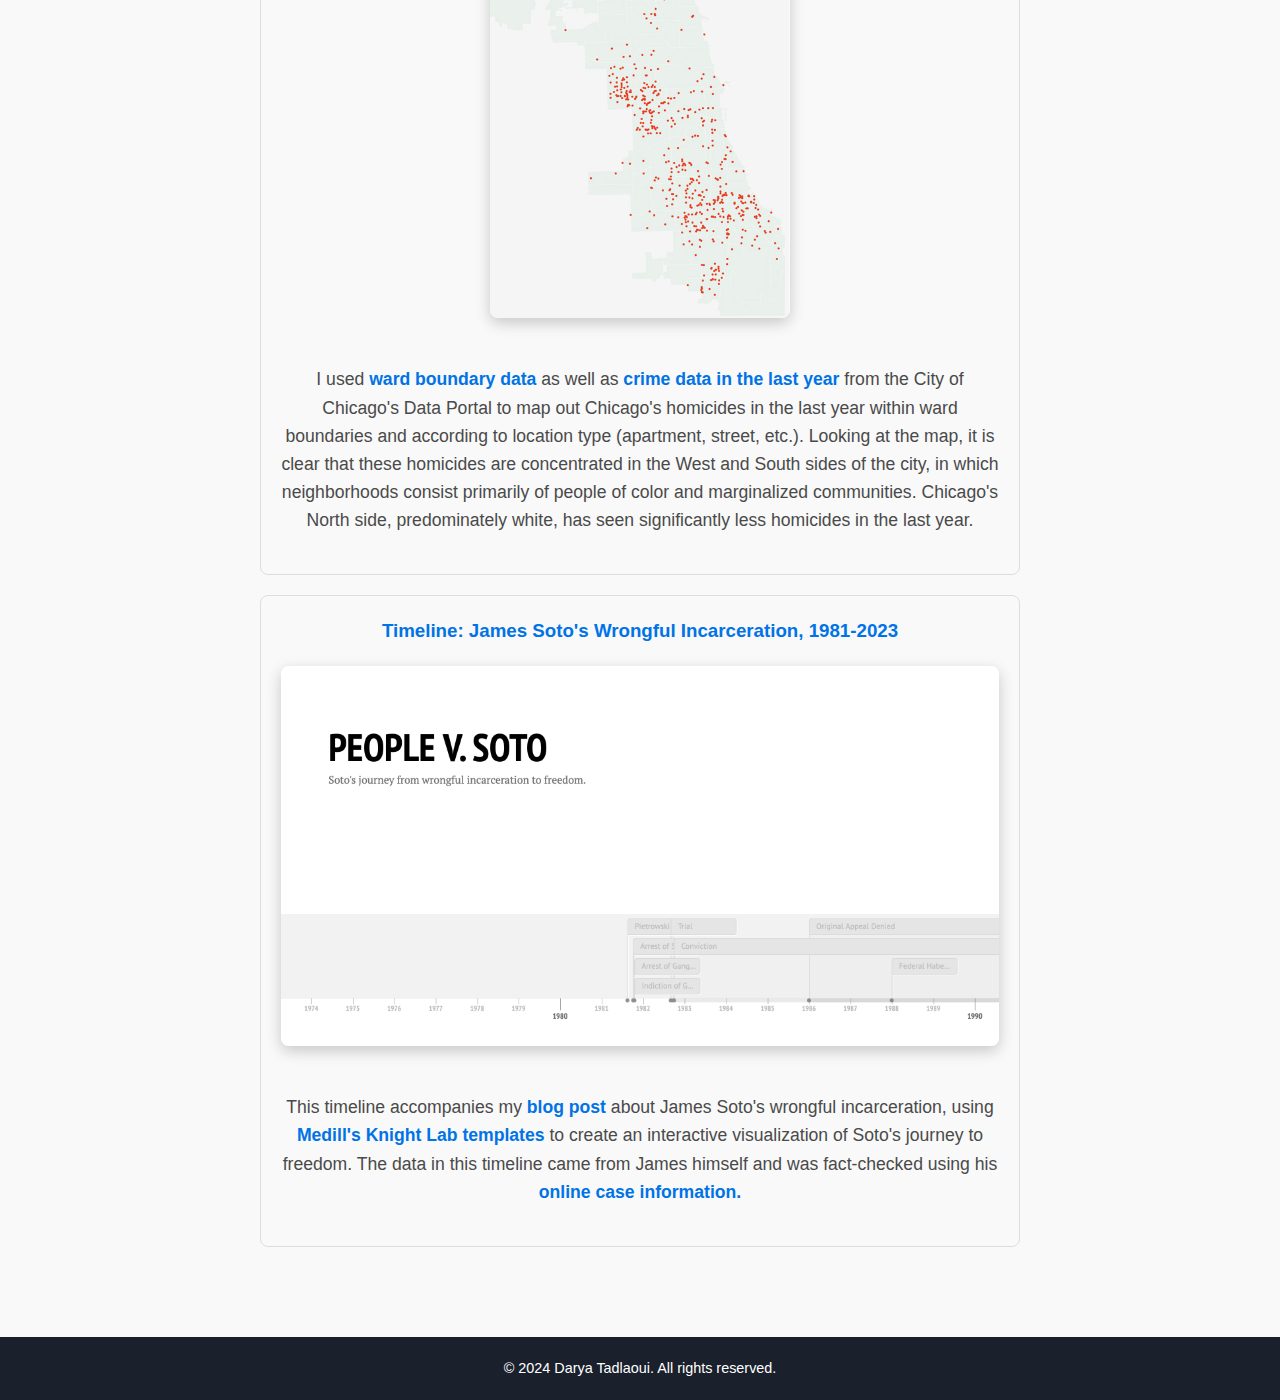
<file: portfolio.html>
<!DOCTYPE html>
<html lang="en">
<head>
  <meta charset="UTF-8"> <!-- Optimize metadata -->
  <meta name="viewport" content="width=device-width, initial-scale=1.0">
  <title>Portfolio</title>
  <link rel="stylesheet" href="style.css">
</head>
<body>
  <!-- Navigation Bar -->
  <header>
    <nav>
      <ul class="nav-menu"> <!-- Keep nav bar from index at top of page -->
        <li><a href="index.html">Home</a></li>
        <li><a href="about.html">About Me</a></li>
        <li><a href="portfolio.html">Portfolio</a></li>
        <li><a href="blog.html">Blog</a></li>
      </ul>
    </nav>
  </header>

  <!-- Portfolio Section -->
  <section id="Portfolio" class="section"> <!-- Create a section for portfolio elements to use unique CSS -->
    <h2>Portfolio</h2>
    <h3><em>Click on the title or preview image to view the full interactive.</em></h3>
    <div class="data-viz-container"> <!-- Create a unique container for the elements to style -->
      <div class="data-viz"> <!-- Hyperlink viz webpage in title -->
        <h3><a href="https://public.flourish.studio/visualisation/20481329/" target="_blank">Bar Chart: Average Age During Arrest Incident by Race in Cook County, 1983-2023</a></h3>
      <div class="data-viz-image"> <!-- Hyperlink viz webpage in image -->
          <a href="https://public.flourish.studio/visualisation/20481329/" target="_blank">
            <img src="images/ageviz.jpg" alt="Preview of bar graph data visualization" class="data-viz-preview"> 
          </a>
      </div>
      <div class="data-description"> <!-- Create unique class to style text -->
        <p>
          This visualization compiles data from the <!-- Hyperlink source attribution -->
          <a href="https://datacatalog.cookcountyil.gov/Legal-Judicial/Sentencing/tg8v-tm6u/about_data" target="_blank" rel="noopener noreferrer">
              Cook County State Attorney's Office
          </a> 
            from the last 30 years to display the average age of offenders during the incident that led to their arrest and sentencing, separated by race. White offenders tend to be the oldest, while people of color have historically been younger. This disparity of age when becoming involved in the prison system is precisely what motivates me to advocate for marginalized communities.
        </p>
       </div>
      </div>
    </div>
    <div class="data-viz-container">
      <div class="data-viz">
        <h3><a href="https://public.flourish.studio/visualisation/20479987/" target="_blank">Line Graph: Annual Arrests in Chicago by Race, 2014-2024</a></h3>
      <div class="data-viz-image">
        <a href="https://public.flourish.studio/visualisation/20479987/" target="_blank">
          <img src="images/arrestsviz.jpg" alt="Preview of line graph data visualization" class="data-viz-preview">
        </a>
      </div>
      <div class="data-description">
          <p>
            I used data from the 
            <a href="https://data.cityofchicago.org/Public-Safety/Arrests/dpt3-jri9/data" target="_blank" rel="noopener noreferrer">
              City of Chicago's Data Portal
            </a> 
            to aggregate the number of arrests that have occurred in the past 10 years in the city by race. While arrests among the Black community have decreased since 2020, they are still significantly and alarmingly higher than any other reporting demographic; likewise, arrests among the Hispanic population have steadily increased since 2021.
          </p>
        </div>
      </div>
    </div>
    <div class="data-viz-container">
      <div class="data-viz">
        <h3><a href="https://public.flourish.studio/visualisation/20482954/" target="_blank">Map: Chicago Homicides in Last Year</a></h3>
        <div class="data-viz-image">
          <a href="https://public.flourish.studio/visualisation/20482954/" target="_blank">
            <img src="images/homicidesviz.jpg" alt="Preview of map data visualization" class="data-viz-preview" style="max-height: 400px; max-width: 300px"> <!--Use inline styling to shrink this image as it is the only one oriented portrait-style-->
          </a>
        </div>
        <div class="data-description">
          <p>
            I used <!-- Use two separate hyperlinks here as I used two sources -->
            <a href="https://data.cityofchicago.org/Facilities-Geographic-Boundaries/Boundaries-Wards-2023-/p293-wvbd/about_data" target="_blank" rel="noopener noreferrer">
              ward boundary data
            </a>
            as well as 
            <a href="https://data.cityofchicago.org/Public-Safety/Crimes-One-year-prior-to-present/x2n5-8w5q/about_data" target="_blank" rel="noopener norefferer">
              crime data in the last year
            </a> 
            from the City of Chicago's Data Portal to map out Chicago's homicides in the last year within ward boundaries and according to location type (apartment, street, etc.). Looking at the map, it is clear that these homicides are concentrated in the West and South sides of the city, in which neighborhoods consist primarily of people of color and marginalized communities. Chicago's North side, predominately white, has seen significantly less homicides in the last year.
          </p>
        </div>
      </div>
    </div>
    <div class="data-viz-container">
      <div class="data-viz">
        <h3><a href="https://cdn.knightlab.com/libs/timeline3/latest/embed/index.html?source=1dtVZt6Z-0su35oM1yDnGBE7ZoeQwxPNbAZ3ranxT4cM&font=Default&lang=en&initial_zoom=2&height=650" target="_blank">Timeline: James Soto's Wrongful Incarceration, 1981-2023</a></h3>
      <div class="data-viz-image">
          <a href="https://cdn.knightlab.com/libs/timeline3/latest/embed/index.html?source=1dtVZt6Z-0su35oM1yDnGBE7ZoeQwxPNbAZ3ranxT4cM&font=Default&lang=en&initial_zoom=2&height=650" target="_blank">
            <img src="images/timelineviz.png" alt="Preview of timeline data visualization" class="data-viz-preview">
          </a>
      </div>
      <div class="data-description">
        <p> <!-- Hyperlink my blog 3 page as this timeline is an accompaniment to this article -->
          This timeline accompanies my <a href=blog-post-3.html target="_blank">blog post</a> about James Soto's wrongful incarceration, using <a href=https://knightlab.northwestern.edu target="blank">Medill's 
          Knight Lab templates</a> to create an interactive visualization of Soto's journey to freedom. The data in this timeline came from James himself <!--Hyperlink Knight Lab website for proper attribution-->
          and was fact-checked using his <a href=https://casetext.com/case/people-v-soto-2189 target="_blank">online case information.</a> <!--Hyperlink case info for proper attribution-->
        </p>
      </div>
    </div>
  </div>
  </section>

 <!-- Footer -->
    <footer>
        <p>&copy; 2024 Darya Tadlaoui. All rights reserved.</p>
      </footer>
    </body>
    </html>
</file>
<file: style.css>
/* General Reset and Base Styles */
* {
  margin: 0;
  padding: 0;
  box-sizing: border-box;
}

body {
  font-family: 'Lora', serif; /* Serif font for text, clean look */
  line-height: 1.8;
  color: #2c2c2c;
  background-color: #f3f4f6;
}

/* Navigation Bar */
header {
  background-color: #1a202c; /* Dark gray/black */
  color: white;
  padding: 15px 0;
}

.nav-menu {
  display: flex; /*Create a flex box */
  justify-content: center;
  list-style: none;
}

.nav-menu li {
  margin: 0 20px;
}

.nav-menu a {
  color: white;
  text-decoration: none;
  font-size: 1rem;
  font-family: 'Poppins', sans-serif; /* Modern sans-serif font for nav menu */
  transition: color 0.3s;
}

.nav-menu a:hover {
  color: #ff6b6b; /* Accent color: coral red; appears when mouse hovers over each bar title */
}

/* Section Styles */
.section {
  padding: 40px 20px;
  text-align: center;
  max-width: 800px;
  margin: auto;
}

.section h1, .section h2 {
  margin-bottom: 15px;
  font-family: 'Poppins', sans-serif;
  color: #1a202c; /* Dark gray */
}

.section h1 {
  font-size: 2.5rem;
}

.section p {
  font-size: 1.1rem;
  color: #4a4a4a; /* Soft gray */
  margin-bottom: 20px;
}

.section img {
  max-width: 100%;
  border-radius: 8px;
  margin: 20px 0;
  box-shadow: 0px 5px 15px rgba(0, 0, 0, 0.2); /* Create a gray shadow around each section box */
}

/* Portfolio and Blog Items */
.portfolio-item, .blog-post {
  text-align: left;
  background: white;
  margin: 20px auto;
  padding: 20px;
  border-radius: 8px;
  box-shadow: 0px 5px 15px rgba(0, 0, 0, 0.1); /* Create a gray shadow around each box in portfolio */
  max-width: 700px;
}

.portfolio-item h2, .blog-post h2 {
  font-size: 1.8rem;
  margin-bottom: 10px;
  color: #ff6b6b; /* Coral red for headlines */
}

.portfolio-item p, .blog-post p {
  font-size: 1rem;
  color: #4a4a4a; /* Consistent font size and color with other pages */
}

/* Footer */
footer {
  text-align: center;
  padding: 15px 0;
  background-color: #1a202c; /* Dark footer */
  color: white;
  margin-top: 30px;
  font-size: 0.9rem;
}

footer p {
  margin: 5px 0;
}

/* Mobile Optimization */
@media (max-width: 768px) {
  .nav-menu {
    flex-direction: column; /* Stack navigation links vertically */
    align-items: center; /* Center-align the stacked menu items */
  }

  .nav-menu li {
    margin: 10px 0; /* Add vertical spacing between menu items */
  }

  .section {
    padding: 20px; /* Reduce padding on smaller screens */
  }
}

/* Container for the data visualization and text */
.data-viz-container {
  display: flex; /* Create a flexbox */
  justify-content: center; 
  align-items: center; 
  margin: 20px auto; /* Center the entire container on the page */
  max-width: 900px; 
  padding: 20px; /* Add spacing inside the container */
  gap: 20px; /* Add space between the text and image */
  border: 1px solid #ddd; 
  border-radius: 8px; /* Round corners */
  background-color: #f9f9f9; 
}

/* Styling for the text section */
.data-viz-text {
  flex: 1; /* Allow the text to take up available space */
  max-width: 400px; 
}

/* Styling for the image section */
.data-viz-image {
  flex: 1;
  text-align: center; /* Center the image inside its container */
}

/* Styling for the preview image */
.data-viz-preview {
  width: 100%; /* Make the image responsive */
  height: auto; /* Maintain aspect ratio */
  border-radius: 5px; /* Slightly round the corners */
}

/* Link styling */
.data-viz-container a {
  text-decoration: none; /* Remove underline from links */
  color: #0073e6; /* Blue color for links */
}

.data-viz-container a:hover {
  text-decoration: underline; /* Underline links on hover */
}

.data-description {
  margin: 20px auto; 
  max-width: 800px; 
  font-size: 1.1rem; /* Slightly larger font size */
  line-height: 1.6; /* Increase line spacing for readability */
  color: #333; /* Darker text color */
}

.data-description a {
  color: #0073e6; /* Link color */
  text-decoration: none; 
  font-weight: bold; /* Make link stand out */
}

.data-description a:hover {
  text-decoration: underline;
}

/* Blog container styles */
.blog-container {
  display: grid; /* Use grid layout for a responsive grid of blog posts */
  grid-template-columns: repeat(auto-fill, minmax(300px, 1fr)); /* Create responsive columns */
  gap: 20px; /* Space between blog posts */
  max-width: 1200px;
  margin: 20px auto; /* Center the section */
}

/* Blog post card styles */
.blog-post {
  background-color: #fff;
  border: 1px solid #ddd;
  border-radius: 8px;
  padding: 15px;
  box-shadow: 0 4px 10px rgba(0, 0, 0, 0.1);
  text-align: center;
  transition: transform 0.3s ease, box-shadow 0.3s ease; /* Hover effect */
}

/* Image styles */
.blog-image {
  width: 100%;
  height: auto;
  border-radius: 5px;
}

/* Hover effects for blog post cards */
.blog-post:hover {
  transform: translateY(-5px); /* Slightly lift the card */
  box-shadow: 0 6px 15px rgba(0, 0, 0, 0.15); /* Darker shadow on hover */
}

/* General styles */
body {
  margin: 0;
  font-family: 'Roboto', sans-serif;
  color: #333;
  line-height: 1.6;
  background-color: #f9f9f9;
}

a {
  color: #007bff;
  text-decoration: none;
}

a:hover {
  text-decoration: underline;
}

/* Blog Header Section */
.blog-header {
  position: relative;
  height: 60vh; /* Height of the header */
  background-size: cover; /* Make the image fill the container */
  background-position: center;
  background-attachment: fixed; /* Parallax effect */
  color: white;
  display: flex;
  justify-content: center;
  align-items: center;
  text-align: center;
}

.header-content {
  background-color: rgba(0, 0, 0, 0.6); /* Transparent overlay for readability */
  padding: 20px;
  border-radius: 10px;
}

.blog-title {
  font-size: 3em;
  font-weight: bold;
  margin: 0;
}

.blog-subtitle {
  font-size: 1.2em;
  margin-top: 10px;
  color: #ddd;
}

/* Blog Content */
.blog-content {
  max-width: 800px;
  margin: 50px auto;
  padding: 0 20px;
}

/* Scroll Sections */
.scroll-section {
  margin-bottom: 50px;
  text-align: center;
  opacity: 0;
  transform: translateY(30px); /* Start slightly out of view */
  transition: opacity 0.6s ease-out, transform 0.6s ease-out; /* Fade-in */
}

/* Activate section when in view */
.scroll-section.reveal {
  opacity: 1;
  transform: translateY(0);
}

/* Section Headings */
.scroll-section h2 {
  font-size: 2em;
  margin-bottom: 20px;
  color: #444;
}

/*Section Body */
.scroll-section p{
  margin-bottom: 20px;
  line-height: 1.8; /* Make text more readable */
}

/* Mobile Optimization for Blog */
@media (max-width: 768px) { /* Target specifically mobile devices */
  .blog-title { /* Smaller font for readability */
    font-size: 2.5em;
  }

  .blog-subtitle { /*Smaller font for readability */
    font-size: 1em;
  }
}
</file>
